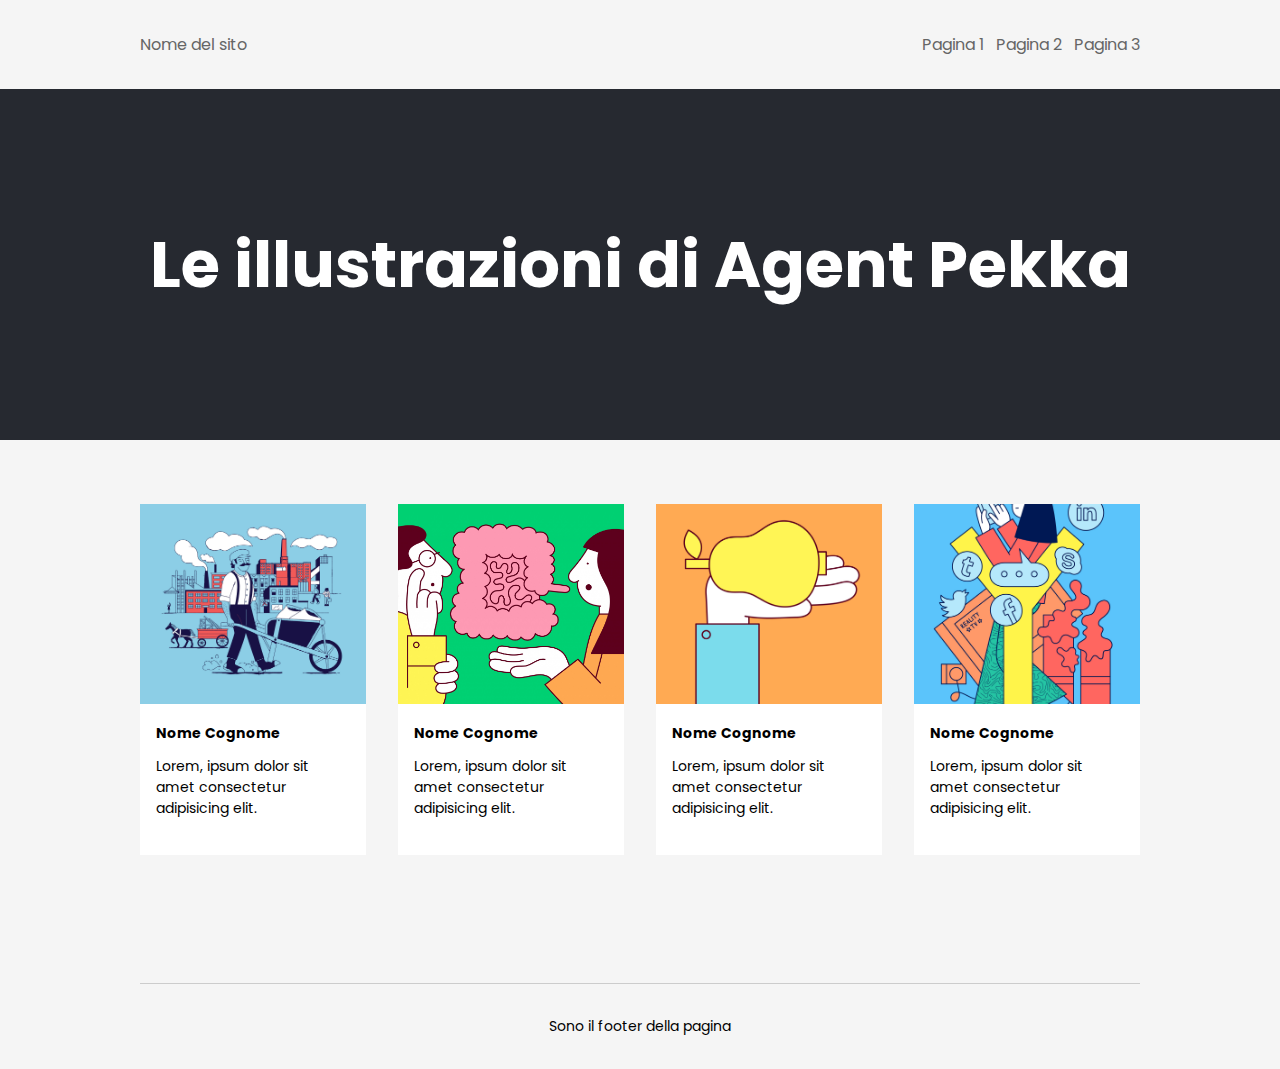
<file: index.html>
<!DOCTYPE html>
<html lang="en">
<head>
    <meta charset="UTF-8">
    <meta name="viewport" content="width=device-width, initial-scale=1.0">
    <title>Document</title>
    <link rel="stylesheet" href="css/style.css">
    <link rel="preconnect" href="https://fonts.googleapis.com">
    <link rel="preconnect" href="https://fonts.gstatic.com" crossorigin>
    <link href="https://fonts.googleapis.com/css2?family=Poppins:ital,wght@0,100;0,200;0,300;0,400;0,500;0,600;0,700;0,800;0,900;1,100;1,200;1,300;1,400;1,500;1,600;1,700;1,800;1,900&display=swap" rel="stylesheet">
</head>
<body>
   
    <header>
        <p><a href="index.html">Nome del sito</a></p>
        <nav>
            <ul>
                <li><a href="">Pagina 1</a></li>
                <li><a href="pagina-2.html">Pagina 2</a></li>
                <li><a href="">Pagina 3</a></li>
            </ul>
        </nav>     
   </header>
   
   <main>
        
        <section class="info">
            <h1>Le illustrazioni di Agent Pekka</h1>
        </section>

        <section class="card">
            <div>
                <img src="img/uno.jpg" alt="">
                <h2>Nome Cognome</h2>
                <p>Lorem, ipsum dolor sit amet consectetur adipisicing elit.</p>
            </div>
            <div>
                <img src="img/due.jpg" alt="">
                <h2>Nome Cognome</h2>
                <p>Lorem, ipsum dolor sit amet consectetur adipisicing elit.</p>
            </div>
            <div>
                <img src="img/tre.jpg" alt="">
                <h2>Nome Cognome</h2>
                <p>Lorem, ipsum dolor sit amet consectetur adipisicing elit.</p>
            </div>
            <div>
                <img src="img/quattro.jpg" alt="">
                <h2>Nome Cognome</h2>
                <p>Lorem, ipsum dolor sit amet consectetur adipisicing elit.</p>
            </div>
        </section>
   </main>
   
   <footer>
        <p>Sono il footer della pagina</p>
   </footer>

</body>
</html>
</file>
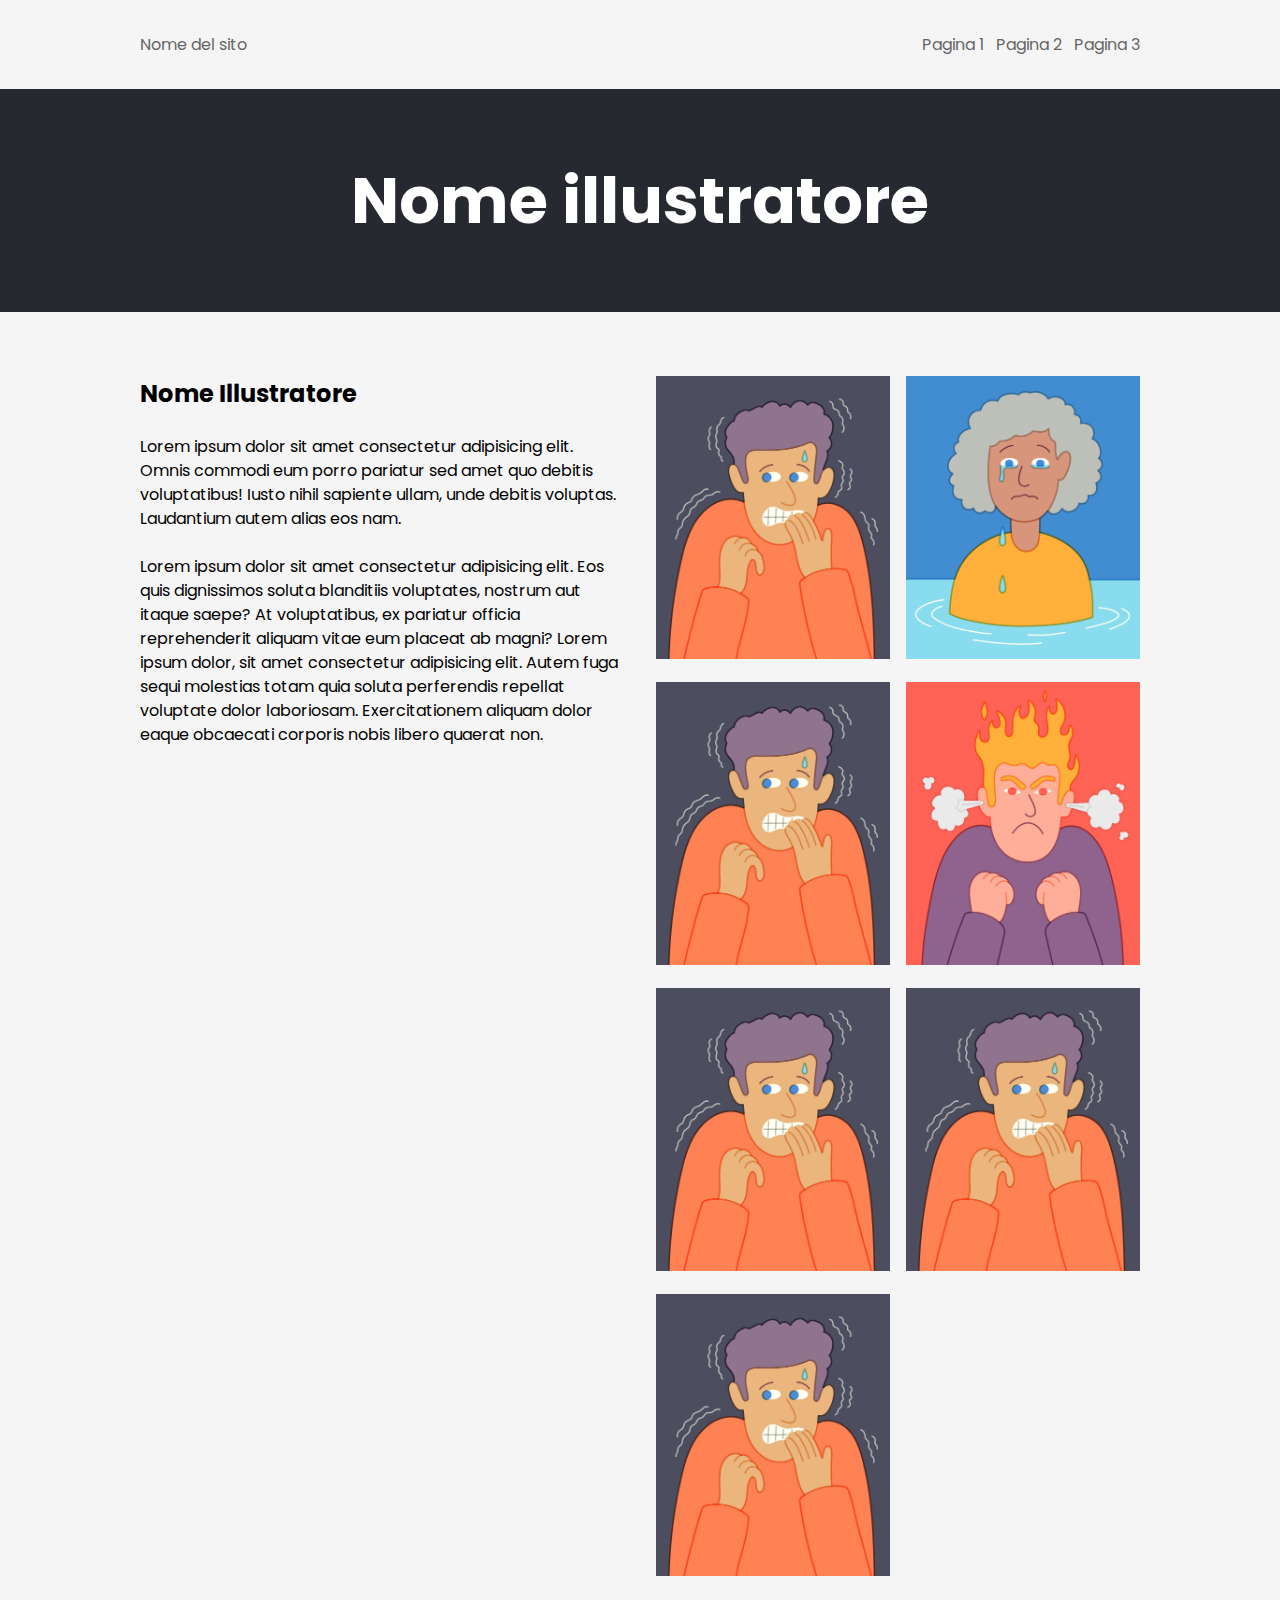
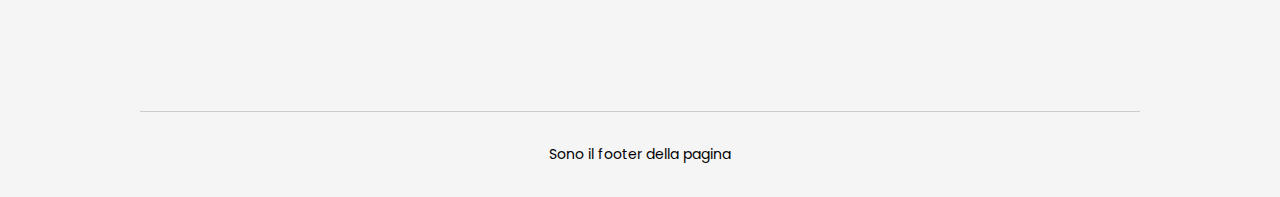
<file: pagina-2.html>
<!DOCTYPE html>
<html lang="en">
<head>
    <meta charset="UTF-8">
    <meta name="viewport" content="width=device-width, initial-scale=1.0">
    <title>Document</title>
    <link rel="stylesheet" href="css/style.css">
    <link rel="preconnect" href="https://fonts.googleapis.com">
    <link rel="preconnect" href="https://fonts.gstatic.com" crossorigin>
    <link href="https://fonts.googleapis.com/css2?family=Poppins:ital,wght@0,100;0,200;0,300;0,400;0,500;0,600;0,700;0,800;0,900;1,100;1,200;1,300;1,400;1,500;1,600;1,700;1,800;1,900&display=swap" rel="stylesheet">
</head>
<body>
   
    <header>
        <p><a href="index.html">Nome del sito</a></p>
        <nav>
            <ul>
                <li><a href="">Pagina 1</a></li>
                <li><a href="">Pagina 2</a></li>
                <li><a href="">Pagina 3</a></li>
            </ul>
        </nav>     
   </header>
   
   <main>
        
        <section class="info-pagina">
            <h1>Nome illustratore</h1>
        </section>

        <section class="pagina-interna">
            <div>
                <h2>Nome Illustratore</h2>
                <p>Lorem ipsum dolor sit amet consectetur adipisicing elit. Omnis commodi eum porro pariatur sed amet quo debitis voluptatibus! Iusto nihil sapiente ullam, unde debitis voluptas. Laudantium autem alias eos nam.</p>
                <p>Lorem ipsum dolor sit amet consectetur adipisicing elit. Eos quis dignissimos soluta blanditiis voluptates, nostrum aut itaque saepe? At voluptatibus, ex pariatur officia reprehenderit aliquam vitae eum placeat ab magni? Lorem ipsum dolor, sit amet consectetur adipisicing elit. Autem fuga sequi molestias totam quia soluta perferendis repellat voluptate dolor laboriosam. Exercitationem aliquam dolor eaque obcaecati corporis nobis libero quaerat non.</p>
            </div>
            <div class="portfolio">
                <ul>
                    <li><img src="/img/illu-1.jpg" alt=""></li>
                    <li><img src="/img/illu-2.png" alt=""></li>
                    <li><img src="/img/illu-1.jpg" alt=""></li>
                    <li><img src="/img/illu-3.jpg" alt=""></li>
                    <li><img src="/img/illu-1.jpg" alt=""></li>
                    <li><img src="/img/illu-1.jpg" alt=""></li>
                    <li><img src="/img/illu-1.jpg" alt=""></li>
                </ul>
            </div>
        </section>
   </main>
   
   <footer>
        <p>Sono il footer della pagina</p>
   </footer>

</body>
</html>
</file>
<file: css/style.css>
body {
    margin: 0;
    background-color: #f5f5f5;
    font-family: "Poppins", -apple-system, BlinkMacSystemFont, "Segoe UI", Roboto, Helvetica, Arial, sans-serif, "Apple Color Emoji", "Segoe UI Emoji", "Segoe UI Symbol";
}

p, h1, h2, h3, h4, h5, h6, ul, ol, li {
    margin: 0;
    padding: 0;
}

section p {
    line-height: 1.5;
    margin-bottom: 1.5rem;
}

img {
    max-width: 100%;
}

header {
    max-width: 1000px;
    margin: auto;
    display: flex;
    justify-content: space-between;
    padding: 32px;
}

header ul {
    display: flex;
    list-style-type: none;
    gap:12px
}

header a {
    text-decoration: none;
    color: #666;
}

header a:hover {
    color: #000;
    text-decoration: underline;
}

.info-pagina {
    background-color: #262930;
    color: #fff;
    text-align: center;
    padding-top: 64px;
    padding-left: 64px;
    padding-bottom: 64px;
    padding-right: 64px;
}

.info {
    background-color: #262930;
    color: #fff;
    text-align: center;
    padding-top: 128px;
    padding-left: 64px;
    padding-bottom: 128px;
    padding-right: 64px;
}

.info h1, .info-pagina h1 {
    font-size: 64px;
}

.card {
    max-width: 1000px;
    margin: auto;
    display: grid;
    grid-template-columns: repeat(auto-fit, minmax(150px, 1fr));
    gap: 32px;
    padding: 64px 32px;
}

.card div {
    background-color: #fff;
}

.card div h2 {
    font-size: 14px;
    padding: 12px 16px;
}

.card div p {
    padding: 0 16px 12px 16px;
    font-size: 14px;
}

.card div img {
    height: 200px;
    width: 100%;
    object-fit: cover;
}

.pagina-interna {
    display: flex;
    gap: 32px;
    max-width: 1000px;
    margin: auto;
    padding: 64px 32px;
}

.pagina-interna div {
    width: 50%;
}

.pagina-interna h2 {
    margin-bottom: 1.5rem;
}

footer {
    max-width: 1000px;
    margin: auto;
    text-align: center;
    padding: 32px 0;
    margin-top: 64px;
    border-top: 1px solid #ccc;
}

footer p {
    font-size: 14px;
}

.pagina-interna div ul {
    list-style-type: none;
    display: grid;
    grid-template-columns: repeat(2, 1fr);
    gap: 16px;
}

@media screen and (max-width:600px) {
    body {
        background-color: #ccc;
    }

    header {
        flex-direction: column;
    }

    .info h1 {
        font-size: 48px;
    }

    .pagina-interna {
        flex-direction: column;
    }

    .pagina-interna div {
        width: 100%;
    }

}
</file>
